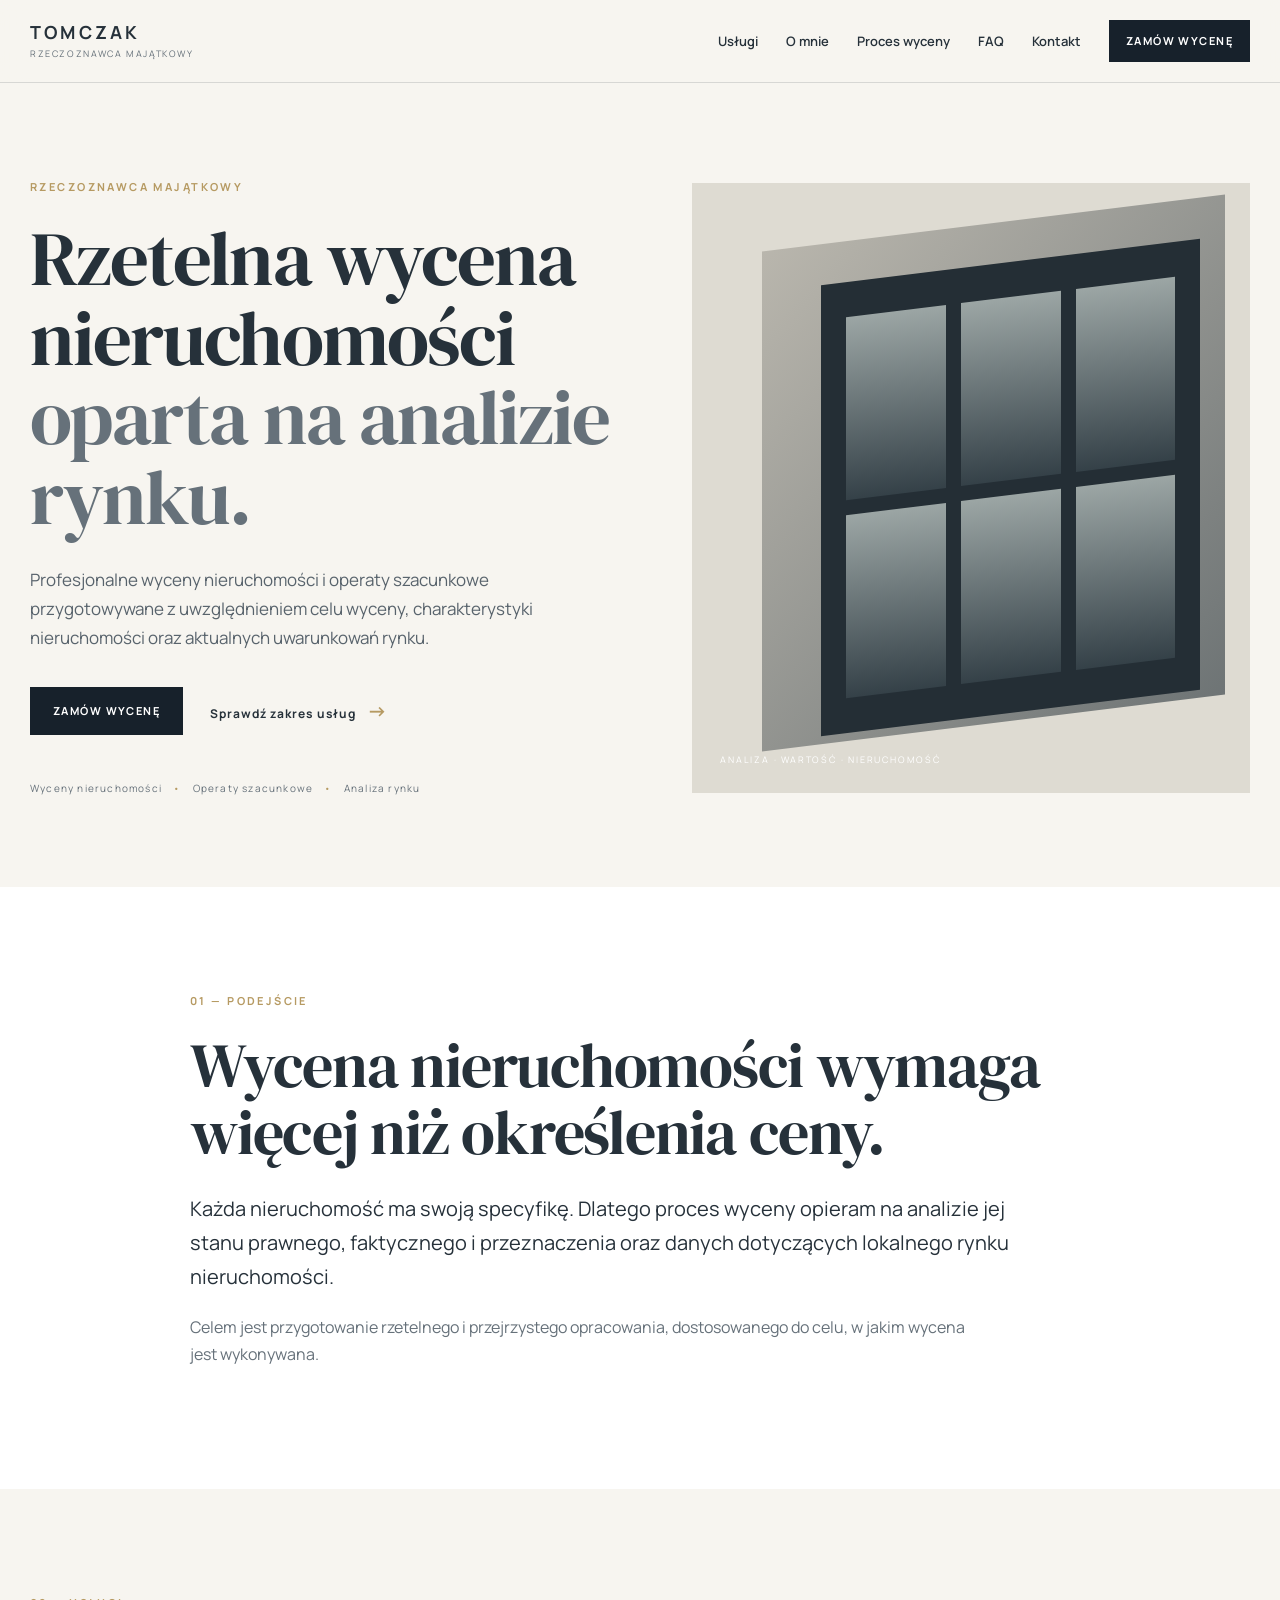
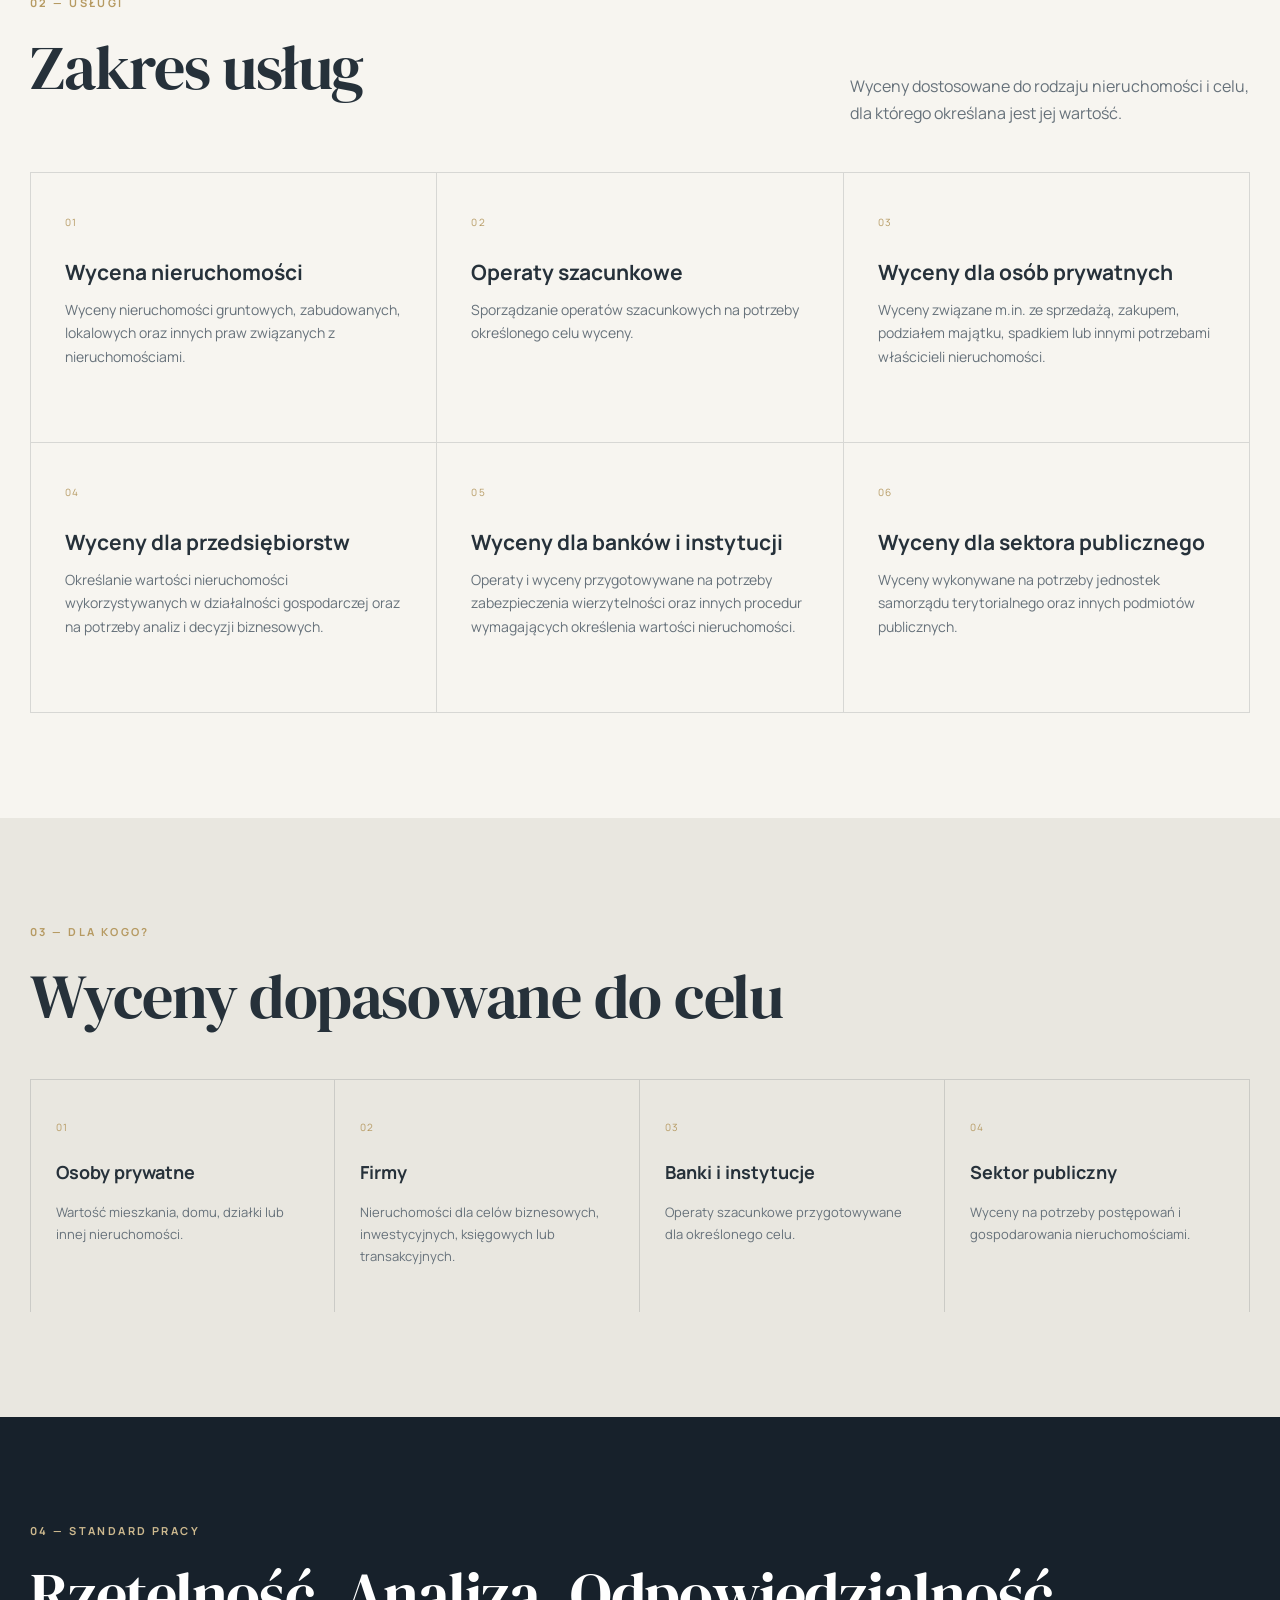
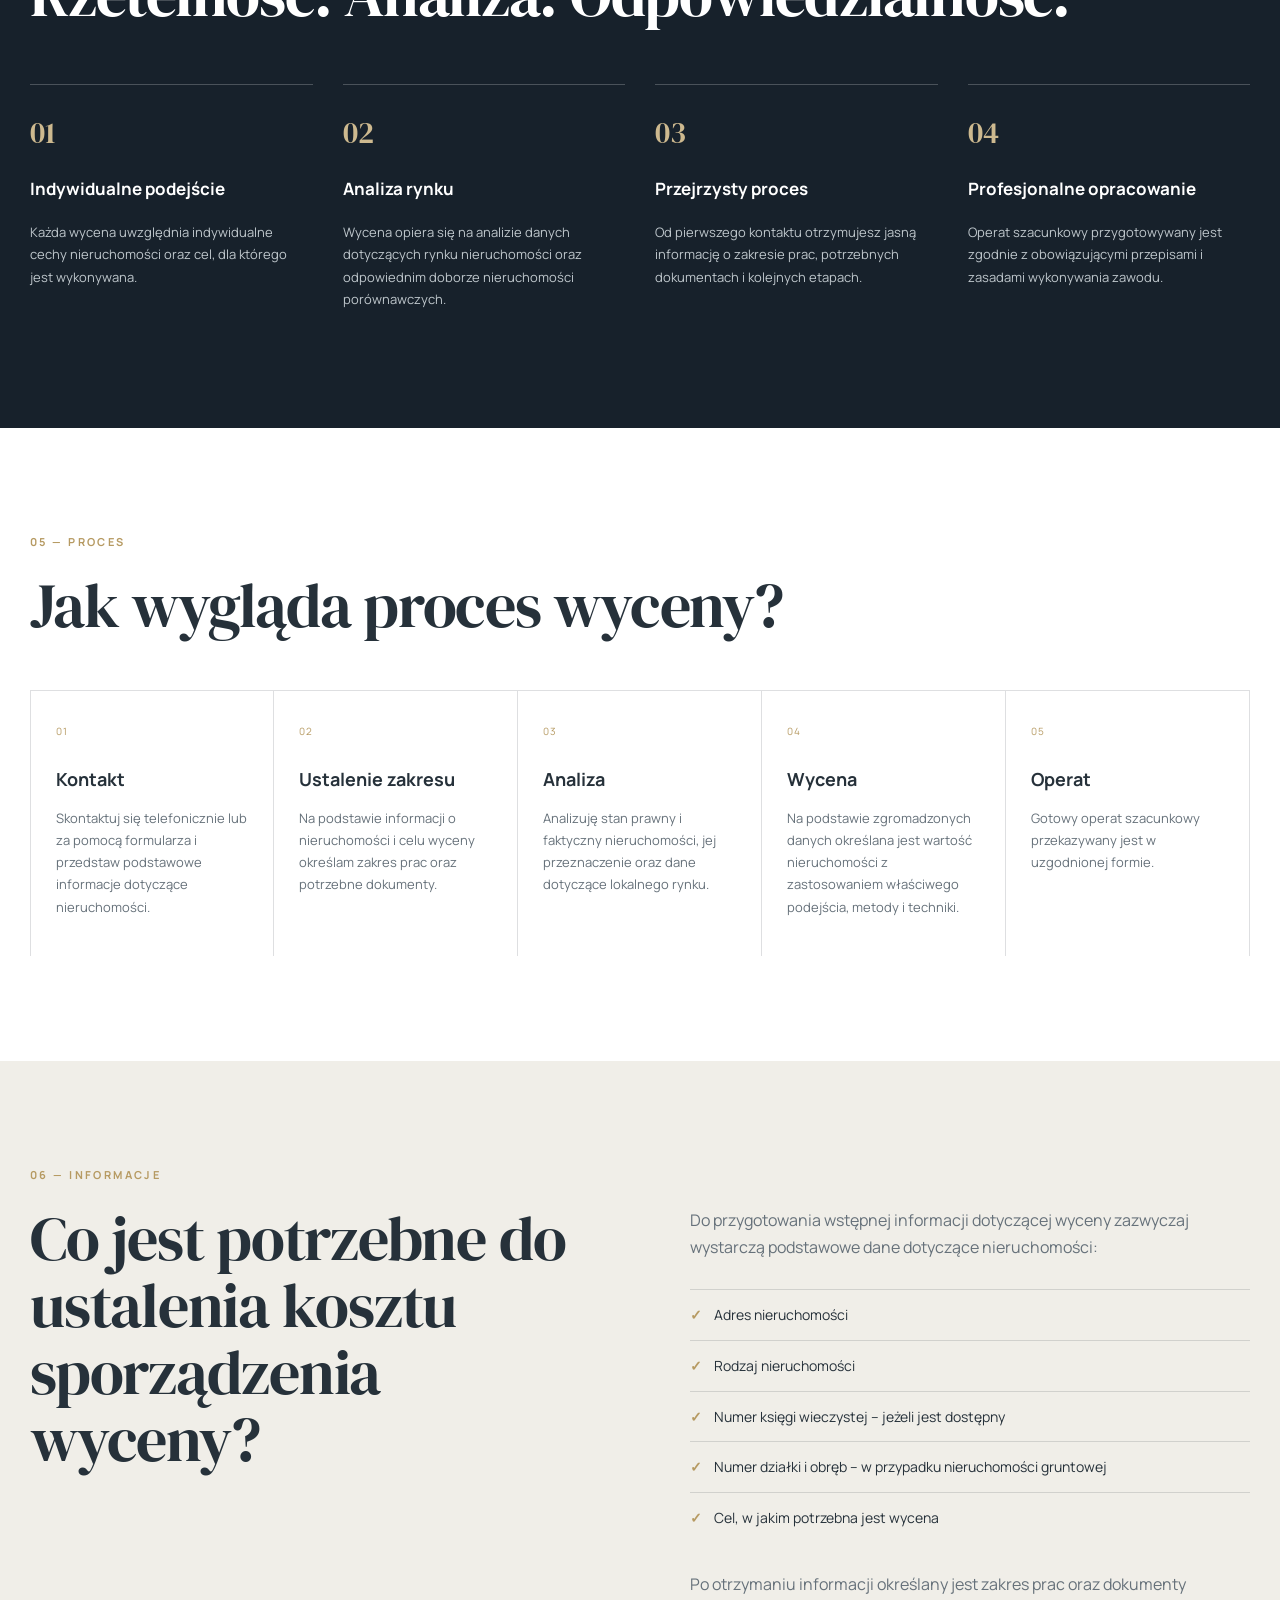
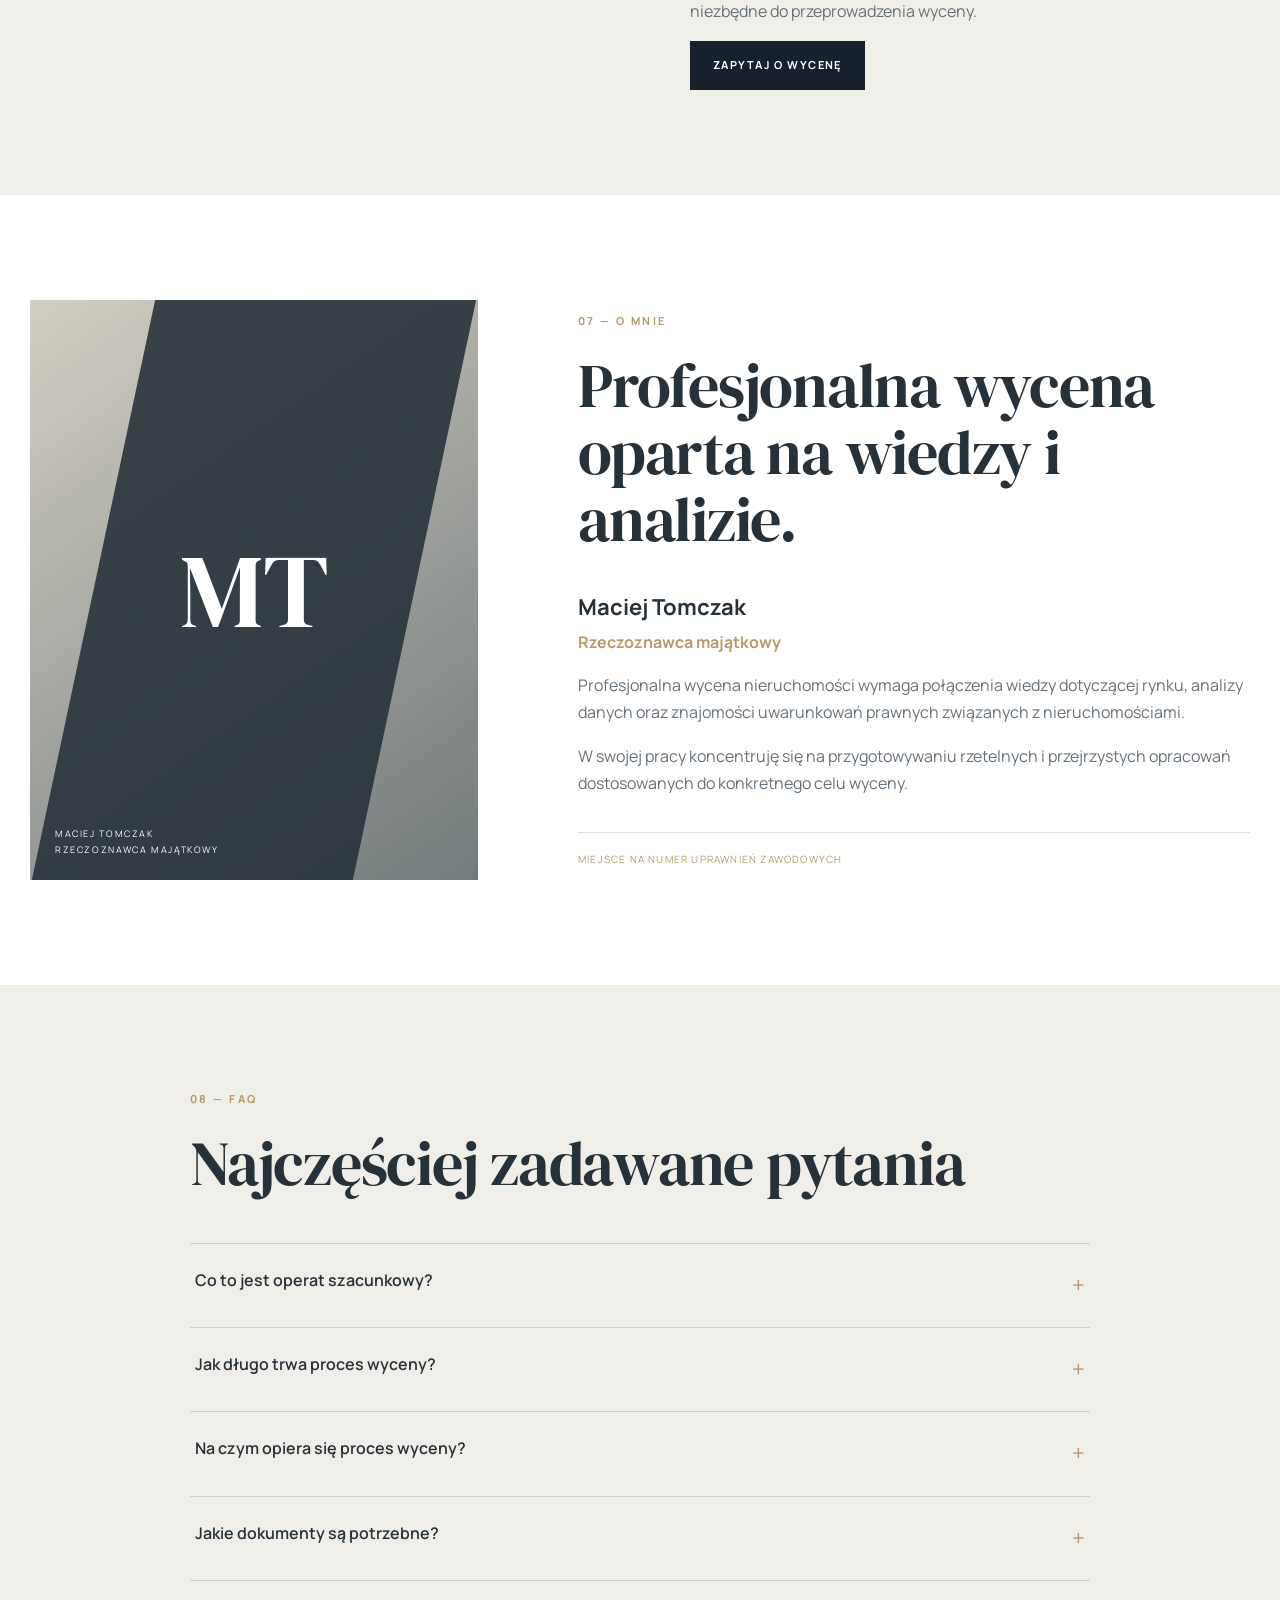
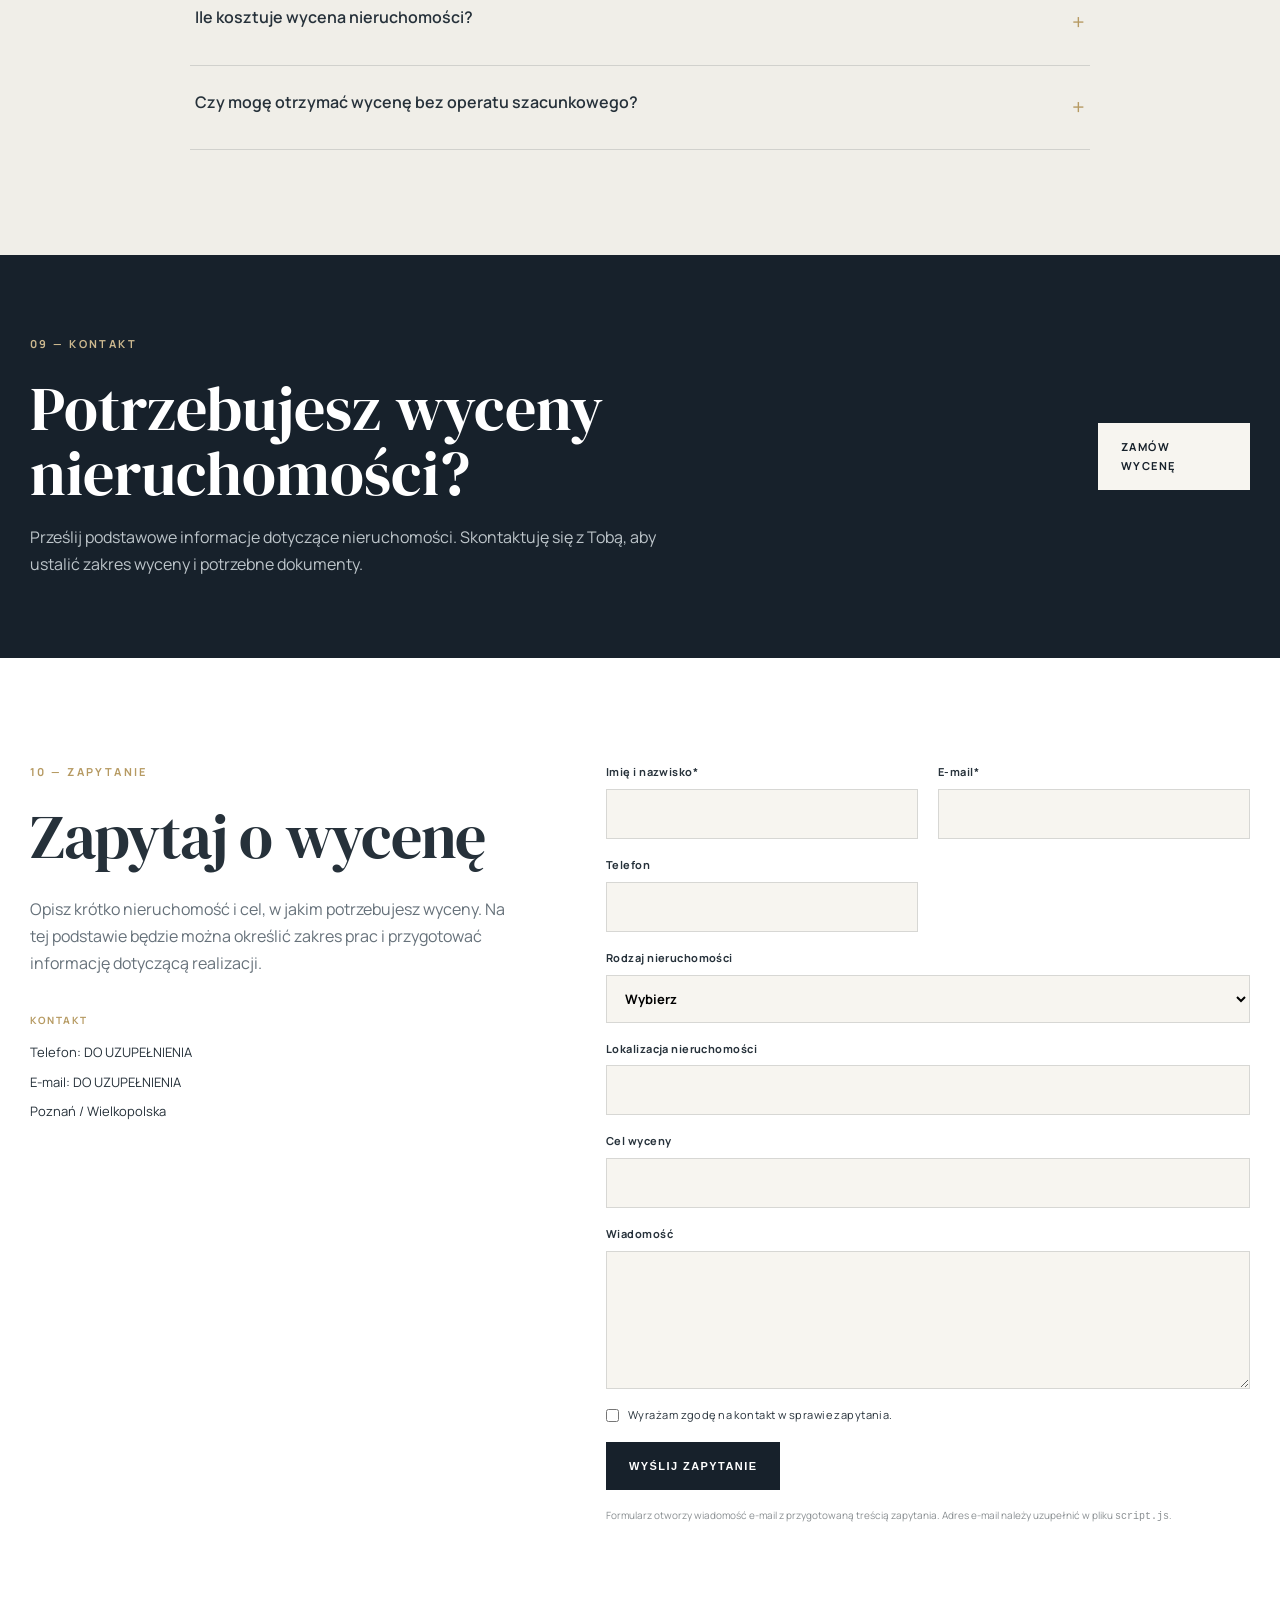
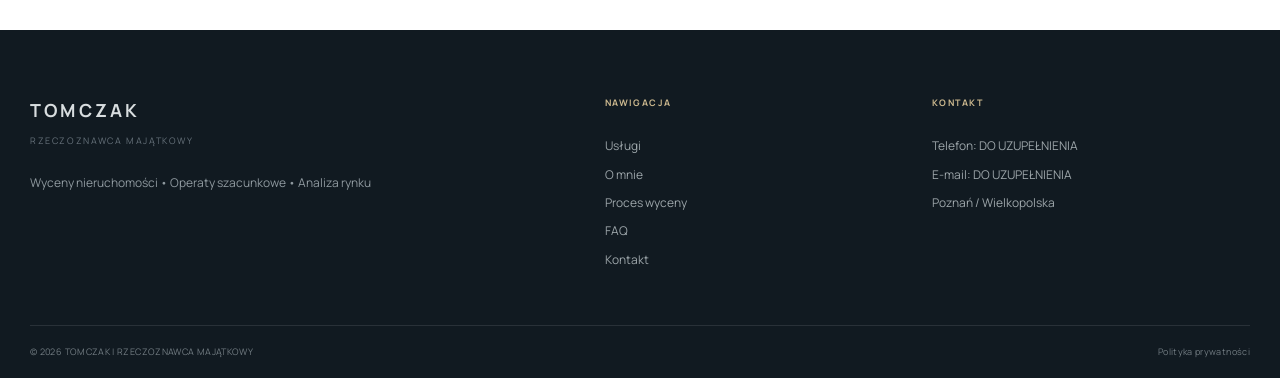
<file: index.html>
<!doctype html>
<html lang="pl">
<head>
  <meta charset="utf-8">
  <meta name="viewport" content="width=device-width, initial-scale=1">
  <title>TOMCZAK | Rzeczoznawca Majątkowy – Wycena Nieruchomości</title>
  <meta name="description" content="Profesjonalna wycena nieruchomości i operaty szacunkowe. Rzetelna analiza rynku, przejrzysty proces i indywidualne podejście do każdej nieruchomości.">
  <meta name="theme-color" content="#17212B">
  <meta property="og:title" content="TOMCZAK | Rzeczoznawca Majątkowy">
  <meta property="og:description" content="Profesjonalna wycena nieruchomości i operaty szacunkowe.">
  <meta property="og:type" content="website">
  <link rel="preconnect" href="https://fonts.googleapis.com">
  <link rel="preconnect" href="https://fonts.gstatic.com" crossorigin>
  <link href="https://fonts.googleapis.com/css2?family=DM+Serif+Display&family=Manrope:wght@400;500;600;700&display=swap" rel="stylesheet">
  <link rel="stylesheet" href="style.css">
</head>
<body>
  <header class="site-header" id="top">
    <div class="container nav-wrap">
      <a class="brand" href="#top" aria-label="TOMCZAK – strona główna">
        <span class="brand-main">TOMCZAK</span>
        <span class="brand-sub">RZECZOZNAWCA MAJĄTKOWY</span>
      </a>
      <button class="menu-toggle" aria-label="Otwórz menu" aria-expanded="false">☰</button>
      <nav class="nav" aria-label="Główna nawigacja">
        <a href="#uslugi">Usługi</a>
        <a href="#o-mnie">O mnie</a>
        <a href="#proces">Proces wyceny</a>
        <a href="#faq">FAQ</a>
        <a href="#kontakt">Kontakt</a>
        <a class="btn btn-small" href="#formularz">ZAMÓW WYCENĘ</a>
      </nav>
    </div>
  </header>

  <main>
    <section class="hero">
      <div class="container hero-grid">
        <div class="hero-copy">
          <div class="eyebrow">RZECZOZNAWCA MAJĄTKOWY</div>
          <h1>Rzetelna wycena nieruchomości <em>oparta na analizie rynku.</em></h1>
          <p>Profesjonalne wyceny nieruchomości i operaty szacunkowe przygotowywane z uwzględnieniem celu wyceny, charakterystyki nieruchomości oraz aktualnych uwarunkowań rynku.</p>
          <div class="hero-actions">
            <a class="btn" href="#formularz">ZAMÓW WYCENĘ</a>
            <a class="text-link" href="#uslugi">Sprawdź zakres usług <span>→</span></a>
          </div>
          <div class="hero-note">Wyceny nieruchomości <span>•</span> Operaty szacunkowe <span>•</span> Analiza rynku</div>
        </div>
        <div class="hero-visual" aria-label="Nowoczesna architektura">
          <div class="arch-card arch-back"></div>
          <div class="arch-card arch-main">
            <div class="arch-window w1"></div><div class="arch-window w2"></div><div class="arch-window w3"></div>
            <div class="arch-window w4"></div><div class="arch-window w5"></div><div class="arch-window w6"></div>
          </div>
          <div class="hero-caption">ANALIZA · WARTOŚĆ · NIERUCHOMOŚĆ</div>
        </div>
      </div>
    </section>

    <section class="intro section">
      <div class="container narrow">
        <div class="section-label">01 — PODEJŚCIE</div>
        <h2>Wycena nieruchomości wymaga więcej niż określenia ceny.</h2>
        <p class="lead">Każda nieruchomość ma swoją specyfikę. Dlatego proces wyceny opieram na analizie jej stanu prawnego, faktycznego i przeznaczenia oraz danych dotyczących lokalnego rynku nieruchomości.</p>
        <p>Celem jest przygotowanie rzetelnego i przejrzystego opracowania, dostosowanego do celu, w jakim wycena jest wykonywana.</p>
      </div>
    </section>

    <section class="section services" id="uslugi">
      <div class="container">
        <div class="section-label">02 — USŁUGI</div>
        <div class="section-heading">
          <h2>Zakres usług</h2>
          <p>Wyceny dostosowane do rodzaju nieruchomości i celu, dla którego określana jest jej wartość.</p>
        </div>
        <div class="service-grid">
          <article class="service-card"><span>01</span><h3>Wycena nieruchomości</h3><p>Wyceny nieruchomości gruntowych, zabudowanych, lokalowych oraz innych praw związanych z nieruchomościami.</p></article>
          <article class="service-card"><span>02</span><h3>Operaty szacunkowe</h3><p>Sporządzanie operatów szacunkowych na potrzeby określonego celu wyceny.</p></article>
          <article class="service-card"><span>03</span><h3>Wyceny dla osób prywatnych</h3><p>Wyceny związane m.in. ze sprzedażą, zakupem, podziałem majątku, spadkiem lub innymi potrzebami właścicieli nieruchomości.</p></article>
          <article class="service-card"><span>04</span><h3>Wyceny dla przedsiębiorstw</h3><p>Określanie wartości nieruchomości wykorzystywanych w działalności gospodarczej oraz na potrzeby analiz i decyzji biznesowych.</p></article>
          <article class="service-card"><span>05</span><h3>Wyceny dla banków i instytucji</h3><p>Operaty i wyceny przygotowywane na potrzeby zabezpieczenia wierzytelności oraz innych procedur wymagających określenia wartości nieruchomości.</p></article>
          <article class="service-card"><span>06</span><h3>Wyceny dla sektora publicznego</h3><p>Wyceny wykonywane na potrzeby jednostek samorządu terytorialnego oraz innych podmiotów publicznych.</p></article>
        </div>
      </div>
    </section>

    <section class="section audience">
      <div class="container">
        <div class="section-label">03 — DLA KOGO?</div>
        <h2>Wyceny dopasowane do celu</h2>
        <div class="audience-grid">
          <article><span>01</span><h3>Osoby prywatne</h3><p>Wartość mieszkania, domu, działki lub innej nieruchomości.</p></article>
          <article><span>02</span><h3>Firmy</h3><p>Nieruchomości dla celów biznesowych, inwestycyjnych, księgowych lub transakcyjnych.</p></article>
          <article><span>03</span><h3>Banki i instytucje</h3><p>Operaty szacunkowe przygotowywane dla określonego celu.</p></article>
          <article><span>04</span><h3>Sektor publiczny</h3><p>Wyceny na potrzeby postępowań i gospodarowania nieruchomościami.</p></article>
        </div>
      </div>
    </section>

    <section class="section principles">
      <div class="container">
        <div class="section-label">04 — STANDARD PRACY</div>
        <h2>Rzetelność. Analiza. Odpowiedzialność.</h2>
        <div class="principles-grid">
          <article><div class="num">01</div><h3>Indywidualne podejście</h3><p>Każda wycena uwzględnia indywidualne cechy nieruchomości oraz cel, dla którego jest wykonywana.</p></article>
          <article><div class="num">02</div><h3>Analiza rynku</h3><p>Wycena opiera się na analizie danych dotyczących rynku nieruchomości oraz odpowiednim doborze nieruchomości porównawczych.</p></article>
          <article><div class="num">03</div><h3>Przejrzysty proces</h3><p>Od pierwszego kontaktu otrzymujesz jasną informację o zakresie prac, potrzebnych dokumentach i kolejnych etapach.</p></article>
          <article><div class="num">04</div><h3>Profesjonalne opracowanie</h3><p>Operat szacunkowy przygotowywany jest zgodnie z obowiązującymi przepisami i zasadami wykonywania zawodu.</p></article>
        </div>
      </div>
    </section>

    <section class="section process" id="proces">
      <div class="container">
        <div class="section-label">05 — PROCES</div>
        <h2>Jak wygląda proces wyceny?</h2>
        <div class="process-grid">
          <article><span>01</span><h3>Kontakt</h3><p>Skontaktuj się telefonicznie lub za pomocą formularza i przedstaw podstawowe informacje dotyczące nieruchomości.</p></article>
          <article><span>02</span><h3>Ustalenie zakresu</h3><p>Na podstawie informacji o nieruchomości i celu wyceny określam zakres prac oraz potrzebne dokumenty.</p></article>
          <article><span>03</span><h3>Analiza</h3><p>Analizuję stan prawny i faktyczny nieruchomości, jej przeznaczenie oraz dane dotyczące lokalnego rynku.</p></article>
          <article><span>04</span><h3>Wycena</h3><p>Na podstawie zgromadzonych danych określana jest wartość nieruchomości z zastosowaniem właściwego podejścia, metody i techniki.</p></article>
          <article><span>05</span><h3>Operat</h3><p>Gotowy operat szacunkowy przekazywany jest w uzgodnionej formie.</p></article>
        </div>
      </div>
    </section>

    <section class="section documents">
      <div class="container split">
        <div>
          <div class="section-label">06 — INFORMACJE</div>
          <h2>Co jest potrzebne do ustalenia kosztu sporządzenia wyceny?</h2>
        </div>
        <div>
          <p>Do przygotowania wstępnej informacji dotyczącej wyceny zazwyczaj wystarczą podstawowe dane dotyczące nieruchomości:</p>
          <ul class="checklist">
            <li>Adres nieruchomości</li>
            <li>Rodzaj nieruchomości</li>
            <li>Numer księgi wieczystej – jeżeli jest dostępny</li>
            <li>Numer działki i obręb – w przypadku nieruchomości gruntowej</li>
            <li>Cel, w jakim potrzebna jest wycena</li>
          </ul>
          <p>Po otrzymaniu informacji określany jest zakres prac oraz dokumenty niezbędne do przeprowadzenia wyceny.</p>
          <a class="btn" href="#formularz">ZAPYTAJ O WYCENĘ</a>
        </div>
      </div>
    </section>

    <section class="section about" id="o-mnie">
      <div class="container about-grid">
        <div class="portrait">
          <div class="portrait-mark">MT</div>
          <div class="portrait-caption">MACIEJ TOMCZAK<br>RZECZOZNAWCA MAJĄTKOWY</div>
        </div>
        <div class="about-copy">
          <div class="section-label">07 — O MNIE</div>
          <h2>Profesjonalna wycena oparta na wiedzy i analizie.</h2>
          <h3>Maciej Tomczak</h3>
          <p class="role">Rzeczoznawca majątkowy</p>
          <p>Profesjonalna wycena nieruchomości wymaga połączenia wiedzy dotyczącej rynku, analizy danych oraz znajomości uwarunkowań prawnych związanych z nieruchomościami.</p>
          <p>W swojej pracy koncentruję się na przygotowywaniu rzetelnych i przejrzystych opracowań dostosowanych do konkretnego celu wyceny.</p>
          <div class="credential">MIEJSCE NA NUMER UPRAWNIEŃ ZAWODOWYCH</div>
        </div>
      </div>
    </section>

    <section class="section faq" id="faq">
      <div class="container narrow">
        <div class="section-label">08 — FAQ</div>
        <h2>Najczęściej zadawane pytania</h2>
        <div class="faq-list">
          <details><summary>Co to jest operat szacunkowy?</summary><p>Operat szacunkowy jest opinią rzeczoznawcy majątkowego dotyczącą wartości nieruchomości. Zawiera m.in. opis nieruchomości, analizę rynku, zastosowane podejście, metodę i technikę wyceny oraz określenie wartości.</p></details>
          <details><summary>Jak długo trwa proces wyceny?</summary><p>Termin realizacji zależy m.in. od rodzaju nieruchomości, celu wyceny, dostępności dokumentów oraz zakresu koniecznych analiz. Termin realizacji ustalany jest indywidualnie.</p></details>
          <details><summary>Na czym opiera się proces wyceny?</summary><p>Wycena opiera się na analizie stanu prawnego i faktycznego nieruchomości, jej przeznaczenia, cech rynkowych oraz danych dotyczących rynku nieruchomości.</p></details>
          <details><summary>Jakie dokumenty są potrzebne?</summary><p>Zakres dokumentów zależy od rodzaju nieruchomości i celu wyceny. Po otrzymaniu podstawowych informacji przekazywana jest lista dokumentów potrzebnych do wykonania konkretnej wyceny.</p></details>
          <details><summary>Ile kosztuje wycena nieruchomości?</summary><p>Koszt zależy od rodzaju nieruchomości, celu wyceny, zakresu analizy oraz stopnia skomplikowania sprawy. Aby otrzymać informację o koszcie, skontaktuj się i podaj podstawowe informacje dotyczące nieruchomości.</p></details>
          <details><summary>Czy mogę otrzymać wycenę bez operatu szacunkowego?</summary><p>Zakres opracowania zależy od celu, w jakim potrzebne jest określenie wartości nieruchomości. Podczas pierwszego kontaktu można ustalić, jaka forma opracowania będzie odpowiednia.</p></details>
        </div>
      </div>
    </section>

    <section class="cta-band">
      <div class="container cta-inner">
        <div>
          <div class="section-label light">09 — KONTAKT</div>
          <h2>Potrzebujesz wyceny nieruchomości?</h2>
          <p>Prześlij podstawowe informacje dotyczące nieruchomości. Skontaktuję się z Tobą, aby ustalić zakres wyceny i potrzebne dokumenty.</p>
        </div>
        <a class="btn btn-light" href="#formularz">ZAMÓW WYCENĘ</a>
      </div>
    </section>

    <section class="section contact" id="kontakt">
      <div class="container contact-grid">
        <div>
          <div class="section-label">10 — ZAPYTANIE</div>
          <h2>Zapytaj o wycenę</h2>
          <p>Opisz krótko nieruchomość i cel, w jakim potrzebujesz wyceny. Na tej podstawie będzie można określić zakres prac i przygotować informację dotyczącą realizacji.</p>
          <div class="contact-placeholder">
            <strong>KONTAKT</strong>
            <span>Telefon: DO UZUPEŁNIENIA</span>
            <span>E-mail: DO UZUPEŁNIENIA</span>
            <span>Poznań / Wielkopolska</span>
          </div>
        </div>
        <form id="formularz" class="contact-form">
          <label>Imię i nazwisko*<input name="name" required></label>
          <label>E-mail*<input type="email" name="email" required></label>
          <label>Telefon<input name="phone"></label>
          <label>Rodzaj nieruchomości
            <select name="property">
              <option value="">Wybierz</option>
              <option>Mieszkanie</option><option>Dom</option><option>Działka</option>
              <option>Nieruchomość komercyjna</option><option>Lokal użytkowy</option><option>Inna</option>
            </select>
          </label>
          <label>Lokalizacja nieruchomości<input name="location"></label>
          <label>Cel wyceny<input name="purpose"></label>
          <label>Wiadomość<textarea name="message" rows="5"></textarea></label>
          <label class="consent"><input type="checkbox" required> <span>Wyrażam zgodę na kontakt w sprawie zapytania.</span></label>
          <button class="btn" type="submit">WYŚLIJ ZAPYTANIE</button>
          <p class="form-note">Formularz otworzy wiadomość e-mail z przygotowaną treścią zapytania. Adres e-mail należy uzupełnić w pliku <code>script.js</code>.</p>
        </form>
      </div>
    </section>
  </main>

  <footer class="footer">
    <div class="container footer-grid">
      <div><div class="brand-main">TOMCZAK</div><div class="brand-sub">RZECZOZNAWCA MAJĄTKOWY</div><p>Wyceny nieruchomości • Operaty szacunkowe • Analiza rynku</p></div>
      <div><strong>NAWIGACJA</strong><a href="#uslugi">Usługi</a><a href="#o-mnie">O mnie</a><a href="#proces">Proces wyceny</a><a href="#faq">FAQ</a><a href="#kontakt">Kontakt</a></div>
      <div><strong>KONTAKT</strong><span>Telefon: DO UZUPEŁNIENIA</span><span>E-mail: DO UZUPEŁNIENIA</span><span>Poznań / Wielkopolska</span></div>
    </div>
    <div class="container footer-bottom"><span>© 2026 TOMCZAK | RZECZOZNAWCA MAJĄTKOWY</span><span>Polityka prywatności</span></div>
  </footer>

  <script src="script.js"></script>
</body>
</html>
</file>
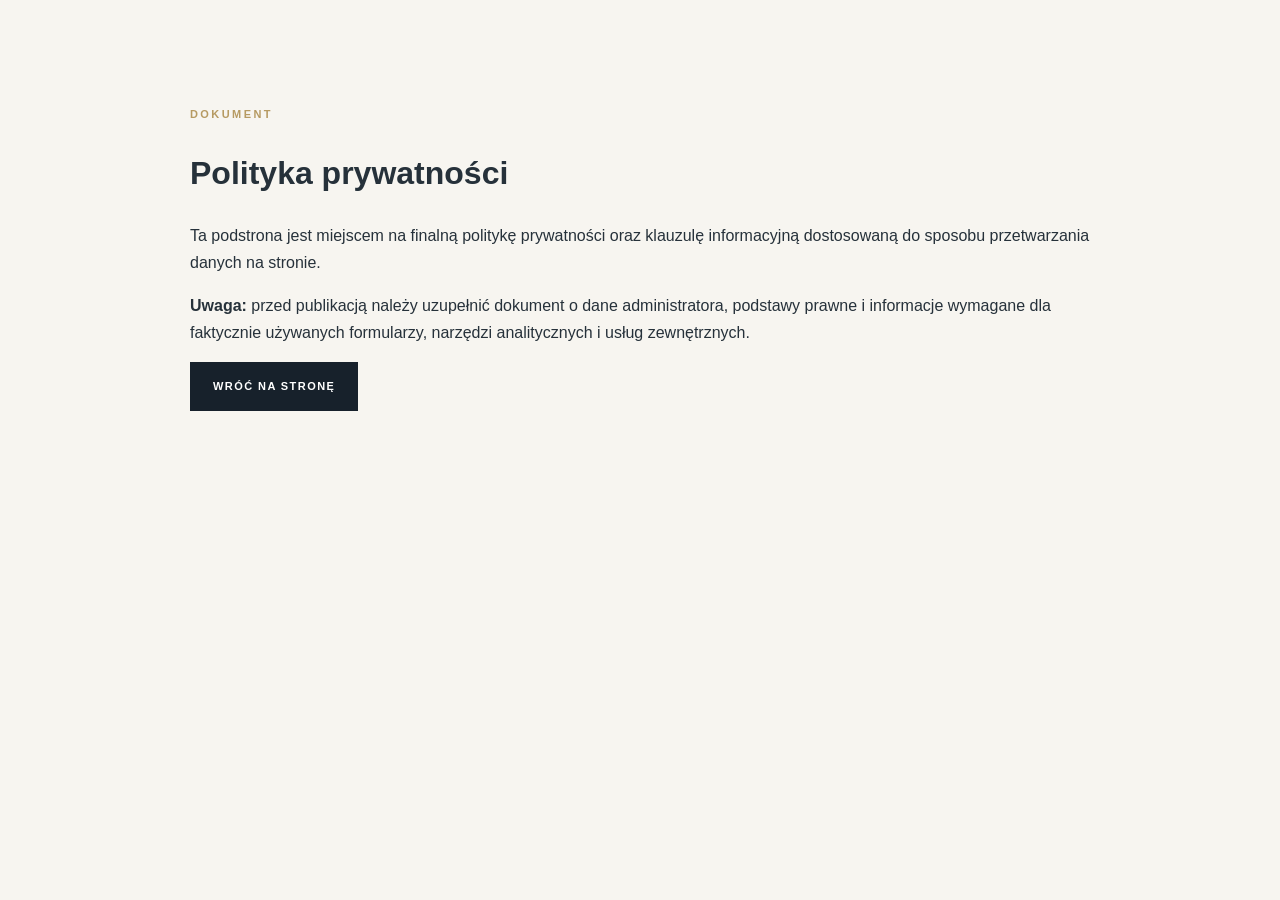
<file: polityka-prywatnosci.html>
<!doctype html>
<html lang="pl"><head><meta charset="utf-8"><meta name="viewport" content="width=device-width,initial-scale=1">
<title>Polityka prywatności | TOMCZAK</title><link rel="stylesheet" href="style.css"></head>
<body><main class="section"><div class="container narrow"><div class="section-label">DOKUMENT</div>
<h1>Polityka prywatności</h1>
<p>Ta podstrona jest miejscem na finalną politykę prywatności oraz klauzulę informacyjną dostosowaną do sposobu przetwarzania danych na stronie.</p>
<p><strong>Uwaga:</strong> przed publikacją należy uzupełnić dokument o dane administratora, podstawy prawne i informacje wymagane dla faktycznie używanych formularzy, narzędzi analitycznych i usług zewnętrznych.</p>
<a class="btn" href="index.html">WRÓĆ NA STRONĘ</a></div></main></body></html>
</file>
<file: style.css>
:root{
  --navy:#17212B;--cream:#F7F5F0;--grey:#E9E9E6;--gold:#B69A62;--white:#fff;
  --text:#26313A;--muted:#66717A;--line:rgba(23,33,43,.14);--max:1220px;
}
*{box-sizing:border-box}html{scroll-behavior:smooth}body{margin:0;color:var(--text);background:var(--cream);font-family:Manrope,Arial,sans-serif;line-height:1.7}
a{color:inherit;text-decoration:none}.container{width:min(calc(100% - 48px),var(--max));margin:auto}.narrow{width:min(calc(100% - 48px),900px);margin:auto}
.site-header{position:sticky;top:0;z-index:50;background:rgba(247,245,240,.94);backdrop-filter:blur(14px);border-bottom:1px solid var(--line)}
.nav-wrap{min-height:82px;display:flex;align-items:center;justify-content:space-between;gap:28px}.brand{display:flex;flex-direction:column;line-height:1.05}.brand-main{font-weight:700;letter-spacing:.18em;font-size:18px}.brand-sub{font-size:9px;letter-spacing:.18em;margin-top:7px;color:var(--muted)}
.nav{display:flex;align-items:center;gap:28px;font-size:13px;font-weight:600}.nav a:not(.btn){transition:.2s}.nav a:not(.btn):hover{color:var(--gold)}
.btn{display:inline-flex;align-items:center;justify-content:center;background:var(--navy);color:#fff;border:1px solid var(--navy);padding:14px 22px;min-height:48px;font-size:11px;font-weight:700;letter-spacing:.13em;transition:.25s;cursor:pointer}.btn:hover{transform:translateY(-2px);background:#24323f}.btn-small{padding:11px 16px;min-height:42px}.btn-light{background:var(--cream);color:var(--navy);border-color:var(--cream)}.btn-light:hover{background:#fff}.menu-toggle{display:none;background:none;border:0;font-size:25px;color:var(--navy)}
.hero{padding:95px 0 90px;overflow:hidden}.hero-grid{display:grid;grid-template-columns:1.03fr .97fr;gap:70px;align-items:center}.eyebrow,.section-label{font-size:11px;letter-spacing:.22em;font-weight:700;color:var(--gold);margin-bottom:22px}.hero h1{font-family:"DM Serif Display",Georgia,serif;font-size:clamp(48px,6vw,80px);line-height:1.04;font-weight:400;margin:0 0 28px;letter-spacing:-.025em}.hero h1 em{font-style:normal;color:#66717A}.hero p{font-size:17px;max-width:670px;color:#58636C}.hero-actions{display:flex;align-items:center;gap:27px;margin-top:34px;flex-wrap:wrap}.text-link{font-size:12px;font-weight:700;letter-spacing:.08em}.text-link span{color:var(--gold);font-size:20px;margin-left:8px}.hero-note{margin-top:45px;font-size:10px;letter-spacing:.12em;color:var(--muted)}.hero-note span{color:var(--gold);padding:0 8px}
.hero-visual{min-height:610px;position:relative;background:#dedbd2;overflow:hidden}.arch-card{position:absolute}.arch-back{inset:40px 25px 70px 70px;background:linear-gradient(135deg,#b9b6ad,#6e7475);transform:skewY(-7deg)}.arch-main{width:68%;height:74%;right:9%;top:13%;background:#242e35;transform:skewY(-7deg);display:grid;grid-template-columns:repeat(3,1fr);gap:15px;padding:35px 25px}.arch-window{background:linear-gradient(180deg,#b6c0bd,#38454c);opacity:.82}.hero-caption{position:absolute;left:28px;bottom:25px;font-size:9px;letter-spacing:.2em;color:#fff;z-index:2}
.section{padding:105px 0}.intro{background:#fff}.section h2{font-family:"DM Serif Display",Georgia,serif;font-size:clamp(38px,5vw,62px);font-weight:400;line-height:1.08;margin:0 0 25px;letter-spacing:-.02em}.intro h2{max-width:850px}.lead{font-size:20px;max-width:820px}.intro p:not(.lead){color:var(--muted);max-width:780px}
.section-heading{display:flex;justify-content:space-between;align-items:end;gap:40px;margin-bottom:45px}.section-heading p{max-width:400px;color:var(--muted);margin:0}
.service-grid{display:grid;grid-template-columns:repeat(3,1fr);border-top:1px solid var(--line);border-left:1px solid var(--line)}.service-card{padding:34px;border-right:1px solid var(--line);border-bottom:1px solid var(--line);min-height:270px;transition:.25s}.service-card:hover{background:#fff}.service-card>span,.audience article>span,.process article>span{font-size:10px;color:var(--gold);letter-spacing:.12em}.service-card h3{font-size:21px;line-height:1.25;margin:25px 0 12px}.service-card p{font-size:14px;color:var(--muted);margin:0}
.audience{background:#e9e7e0}.audience-grid{display:grid;grid-template-columns:repeat(4,1fr);margin-top:48px;border-top:1px solid var(--line)}.audience article{padding:32px 25px;border-right:1px solid var(--line)}.audience article:first-child{border-left:1px solid var(--line)}.audience h3{font-size:18px;margin:18px 0 8px}.audience p{font-size:13px;color:var(--muted)}
.principles{background:var(--navy);color:#fff}.principles .section-label{color:#cdb98f}.principles-grid{display:grid;grid-template-columns:repeat(4,1fr);margin-top:55px;gap:30px}.principles article{border-top:1px solid rgba(255,255,255,.22);padding-top:22px}.principles .num{font-family:"DM Serif Display";font-size:30px;color:#cdb98f}.principles h3{font-size:17px}.principles p{color:#bfc7cc;font-size:13px}
.process{background:#fff}.process-grid{display:grid;grid-template-columns:repeat(5,1fr);margin-top:50px}.process article{padding:25px;border-top:1px solid var(--line);border-right:1px solid var(--line)}.process article:first-child{border-left:1px solid var(--line)}.process h3{font-size:18px;margin:20px 0 10px}.process p{font-size:13px;color:var(--muted)}
.documents{background:#f0eee8}.split{display:grid;grid-template-columns:1fr 1fr;gap:100px}.split>div:last-child{padding-top:25px}.split p{color:var(--muted)}.checklist{list-style:none;padding:0;margin:28px 0}.checklist li{border-top:1px solid var(--line);padding:13px 0;font-size:14px}.checklist li:before{content:"✓";color:var(--gold);font-weight:700;margin-right:12px}
.about{background:#fff}.about-grid{display:grid;grid-template-columns:.8fr 1.2fr;gap:100px;align-items:center}.portrait{min-height:580px;background:linear-gradient(145deg,#d2cec3,#727a7b);position:relative;display:flex;align-items:center;justify-content:center;overflow:hidden}.portrait:before{content:"";position:absolute;width:70%;height:120%;background:#28333a;transform:rotate(12deg);opacity:.9}.portrait-mark{position:relative;z-index:1;color:#fff;font-family:"DM Serif Display";font-size:105px}.portrait-caption{position:absolute;left:25px;bottom:23px;color:#fff;font-size:9px;letter-spacing:.18em;z-index:2}.about-copy h3{font-size:22px;margin:35px 0 0}.role{color:var(--gold)!important;font-weight:700;margin-top:3px!important}.about-copy p{color:var(--muted)}.credential{border-top:1px solid var(--line);padding-top:18px;margin-top:35px;font-size:10px;letter-spacing:.12em;color:var(--gold)}
.faq{background:#f0eee8}.faq-list{margin-top:45px;border-top:1px solid var(--line)}details{border-bottom:1px solid var(--line)}summary{cursor:pointer;list-style:none;padding:23px 5px;font-weight:600;font-size:16px;display:flex;justify-content:space-between;gap:20px}summary::-webkit-details-marker{display:none}summary:after{content:"+";color:var(--gold);font-size:22px;font-weight:400}details[open] summary:after{content:"–"}details p{padding:0 40px 24px 5px;margin:0;color:var(--muted);font-size:14px}
.cta-band{background:var(--navy);color:#fff;padding:80px 0}.cta-inner{display:flex;align-items:center;justify-content:space-between;gap:50px}.cta-inner h2{font-family:"DM Serif Display";font-size:clamp(40px,5vw,62px);font-weight:400;line-height:1.05;margin:0 0 18px}.cta-inner p{max-width:650px;color:#bdc5ca;margin:0}.section-label.light{color:#cdb98f}
.contact{background:#fff}.contact-grid{display:grid;grid-template-columns:.85fr 1.15fr;gap:100px}.contact-grid>div>p{color:var(--muted);max-width:560px}.contact-placeholder{display:flex;flex-direction:column;gap:7px;margin-top:35px;font-size:13px}.contact-placeholder strong{font-size:10px;letter-spacing:.16em;color:var(--gold);margin-bottom:5px}
.contact-form{display:grid;grid-template-columns:1fr 1fr;gap:17px 20px}.contact-form label{font-size:11px;letter-spacing:.04em;font-weight:700}.contact-form label:nth-of-type(4),.contact-form label:nth-of-type(5),.contact-form label:nth-of-type(6),.contact-form label:nth-of-type(7){grid-column:1/-1}.contact-form input,.contact-form select,.contact-form textarea{display:block;width:100%;margin-top:7px;border:1px solid var(--line);background:var(--cream);padding:13px 14px;font:inherit;font-size:13px;outline:none}.contact-form input:focus,.contact-form select:focus,.contact-form textarea:focus{border-color:var(--gold)}.consent{grid-column:1/-1;display:flex!important;align-items:flex-start;gap:9px;font-weight:400!important}.consent input{width:auto!important;margin:3px 0 0!important}.contact-form .btn{justify-self:start}.form-note{grid-column:1/-1;font-size:10px!important;color:#8a8f92!important;margin:0}
.footer{background:#111a21;color:#d8dddf;padding:65px 0 20px}.footer-grid{display:grid;grid-template-columns:1.4fr .7fr .9fr;gap:80px;padding-bottom:55px}.footer p{color:#8f999f;font-size:12px;max-width:380px;margin-top:25px}.footer strong{display:block;color:#cdb98f;font-size:9px;letter-spacing:.16em;margin-bottom:18px}.footer-grid>div:not(:first-child){display:flex;flex-direction:column;gap:8px;font-size:12px;color:#9da6aa}.footer-bottom{border-top:1px solid rgba(255,255,255,.1);padding-top:18px;display:flex;justify-content:space-between;color:#727c82;font-size:9px;letter-spacing:.04em}
@media(max-width:950px){.nav{gap:16px}.hero-grid,.about-grid,.contact-grid{grid-template-columns:1fr}.hero-visual{min-height:480px}.service-grid{grid-template-columns:1fr 1fr}.audience-grid,.principles-grid{grid-template-columns:1fr 1fr}.process-grid{grid-template-columns:1fr 1fr}.process article:nth-child(3),.process article:nth-child(4),.process article:nth-child(5){border-top:0}.split{grid-template-columns:1fr;gap:25px}.footer-grid{grid-template-columns:1fr 1fr}.cta-inner{align-items:flex-start;flex-direction:column}}
@media(max-width:720px){.container,.narrow{width:min(calc(100% - 32px),var(--max))}.nav{display:none;position:absolute;top:82px;left:0;right:0;background:var(--cream);padding:18px 16px;flex-direction:column;align-items:stretch;border-bottom:1px solid var(--line)}.nav.open{display:flex}.nav .btn{text-align:center}.menu-toggle{display:block}.hero{padding:65px 0}.hero h1{font-size:48px}.hero-visual{min-height:390px}.section{padding:75px 0}.service-grid,.audience-grid,.principles-grid,.process-grid,.footer-grid{grid-template-columns:1fr}.service-card{min-height:auto}.audience article,.audience article:first-child{border-left:1px solid var(--line);border-bottom:1px solid var(--line)}.process article{border-left:1px solid var(--line);border-top:1px solid var(--line)}.process article:nth-child(n){border-top:1px solid var(--line)}.about-grid{gap:45px}.portrait{min-height:430px}.contact-form{grid-template-columns:1fr}.contact-form label,.contact-form label:nth-of-type(n){grid-column:1/-1}.footer-bottom{flex-direction:column;gap:8px}.section-heading{display:block}.section-heading p{margin-top:18px}.hero-actions{align-items:flex-start;flex-direction:column}}
</file>
